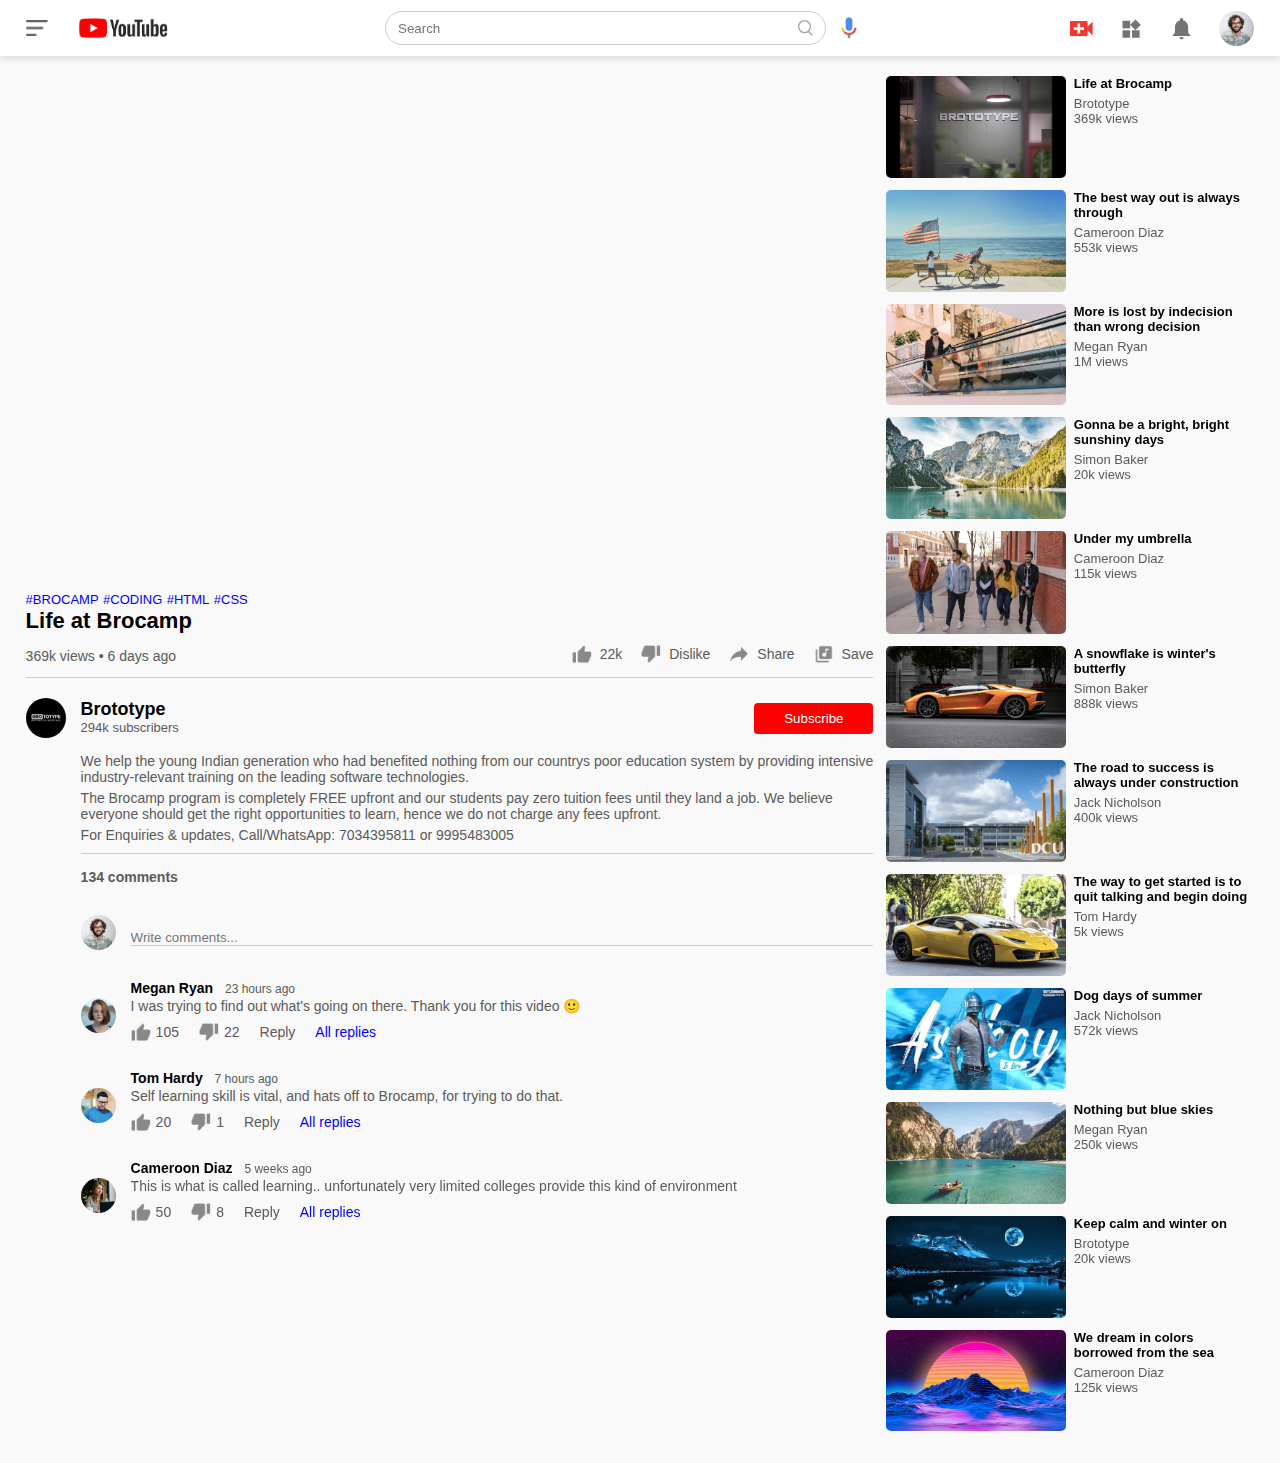
<file: brototype.html>
<!DOCTYPE html>
<html lang="en">
<head>
    <meta charset="UTF-8">
    <meta http-equiv="X-UA-Compatible" content="IE=edge">
    <meta name="viewport" content="width=device-width, initial-scale=1.0">
    <title>Life of students at Brocamp</title>
    <link rel="icon" type="image/png" href="images/favicon.png">
    <link rel="stylesheet" href="style.css">
</head>
<body>

    <!----------------------------NAVBAR------------------------------>
    <nav class="flex-div">
        <div class="nav-left flex-div">
           <img class="menu" src="images/menu.png" alt="">
           <img class = "logo" src="images/logo.png" alt="">
        </div>
        <div class="nav-middle flex-div">
            <div class="search-box flex-div">
                <input type="text" placeholder="Search">
                <img src="images/search.png">
            </div>
            <img src="images/voice-search.png" class="mic-icon">
        </div>
        <div class="nav-right flex-div">
            <img src="images/upload.png" alt="">
            <img src="images/more.png" alt="">
            <img src="images/notification.png" alt="">
            <img class="user-icon" src="images/Jack.png" alt="">
        </div>
    </nav>

    <!------------------------------MAIN----------------------------->

    <div class="container play-container">
        <div class="row">
            <div class="play-video">
                
                    <iframe width="560" height="510" src="https://www.youtube.com/embed/A7yrpejh7Fs" title="YouTube video player" frameborder="0" allow="accelerometer; autoplay; clipboard-write; encrypted-media; gyroscope; picture-in-picture; web-share" allowfullscreen></iframe>

                    <div class="tags">
                        <a href="">#BROCAMP</a>
                        <a href="">#CODING</a>
                        <a href="">#HTML</a>
                        <a href="">#CSS</a>
                    </div>

                    <h3>Life at Brocamp</h3>

                    <div class="play-video-info">
                        <p>369k views &bull; 6 days ago</p>
                        <div>
                        <a href=""><img src="images/like.png">22k</a>
                        <a href=""><img src="images/dislike.png">Dislike</a>
                        <a href=""><img src="images/share.png">Share</a>
                        <a href=""><img src="images/save.png">Save</a>
                        </div>
                        
                    </div>
                    <hr>

                    <div class="publisher">
                        <img src="images/brototype.jpg">
                        <div>
                            <p>Brototype</p>
                            <span>294k subscribers</span>
                        </div>
                        <button type="button">Subscribe</button>
                    </div>

                    <div class="vid-description">
                        <p>We help the young Indian generation who had benefited nothing from our countrys poor education system by providing intensive industry-relevant training on the leading software technologies.</p>

                        <p>The Brocamp program is completely FREE upfront and our students pay zero tuition fees until they land a job. We believe everyone should get the right opportunities to learn, hence we do not charge any fees upfront.</p>

                        <p>For Enquiries & updates, 
                            Call/WhatsApp: 7034395811 or 9995483005</p>
                            <hr>

                        <h4>134 comments</h4>

                        <div class="add-comment">
                            <img src="images/Jack.png">
                            <input type="text" placeholder="Write comments...">
                        </div>

                        <div class="old-comment">
                            <img src="images/megan.png">
                            <div>
                                <h3>Megan Ryan <span>23 hours ago</span></h3>
                                <p>I was trying to find out what's going on there. Thank you for this video 🙂</p>

                                <div class="comment-action">
                                    <img src="images/like.png">
                                    <span>105</span>
                                    <img src="images/dislike.png">
                                    <span>22</span>
                                    <span>Reply</span>
                                    <a href="">All replies</a>
                                </div>
                            </div>
                        </div>

                        <div class="old-comment">
                            <img src="images/tom.png">
                            <div>
                                <h3>Tom Hardy <span>7 hours ago</span></h3>
                                <p>Self learning skill is vital, and hats off to Brocamp, for trying to do that.</p>

                                <div class="comment-action">
                                    <img src="images/like.png">
                                    <span>20</span>
                                    <img src="images/dislike.png">
                                    <span>1</span>
                                    <span>Reply</span>
                                    <a href="">All replies</a>
                                </div>
                            </div>
                        </div>

                        <div class="old-comment">
                            <img src="images/cameron.png">
                            <div>
                                <h3>Cameroon Diaz <span>5 weeks ago</span></h3>
                                <p>This is what is called learning.. unfortunately very limited colleges provide this kind of environment</p>

                                <div class="comment-action">
                                    <img src="images/like.png">
                                    <span>50</span>
                                    <img src="images/dislike.png">
                                    <span>8</span>
                                    <span>Reply</span>
                                    <a href="">All replies</a>
                                </div>
                            </div>
                        </div>
                    </div>
                    


                
            </div>

            <!---------------------RIGHT SIDEBAR------------------------>
            <div class="right-sidebar">

                <div class="side-video-list">
                    <a href="" class="small-thumbnail"><img src="images/thumbnail1.jpg"></a>
                    <div class="vid-info">
                        <a href="">Life at Brocamp</a>
                        <p>Brototype</p>
                        <p>369k views</p>
                    </div>
                </div>

                <div class="side-video-list">
                    <a href="" class="small-thumbnail"><img src="images/thumbnail2.png"></a>
                    <div class="vid-info">
                        <a href="">The best way out is always through</a>
                        <p>Cameroon Diaz</p>
                        <p>553k views</p>
                    </div>
                </div>

                <div class="side-video-list">
                    <a href="" class="small-thumbnail"><img src="images/thumbnail3.png"></a>
                    <div class="vid-info">
                        <a href="">More is lost by indecision than wrong decision</a>
                        <p>Megan Ryan</p>
                        <p>1M views</p>
                    </div>
                </div>

                <div class="side-video-list">
                    <a href="" class="small-thumbnail"><img src="images/thumbnail4.png"></a>
                    <div class="vid-info">
                        <a href="">Gonna be a bright, bright sunshiny days</a>
                        <p>Simon Baker</p>
                        <p>20k views</p>
                    </div>
                </div>

                <div class="side-video-list">
                    <a href="" class="small-thumbnail"><img src="images/thumbnail5.png"></a>
                    <div class="vid-info">
                        <a href="">Under my umbrella</a>
                        <p>Cameroon Diaz</p>
                        <p>115k views</p>
                    </div>
                </div>

                <div class="side-video-list">
                    <a href="" class="small-thumbnail"><img src="images/thumbnail6.png"></a>
                    <div class="vid-info">
                        <a href="">A snowflake is winter's butterfly </a>
                        <p>Simon Baker</p>
                        <p>888k views</p>
                    </div>
                </div>

                <div class="side-video-list">
                    <a href="" class="small-thumbnail"><img src="images/thumbnail7.png"></a>
                    <div class="vid-info">
                        <a href="">The road to success is always under construction</a>
                        <p>Jack Nicholson</p>
                        <p>400k views</p>
                    </div>
                </div>

                <div class="side-video-list">
                    <a href="" class="small-thumbnail"><img src="images/thumbnail8.png"></a>
                    <div class="vid-info">
                        <a href="">The way to get started is to quit talking and begin doing</a>
                        <p>Tom Hardy</p>
                        <p>5k views</p>
                    </div>
                </div>

                <div class="side-video-list">
                    <a href="" class="small-thumbnail"><img src="images/thumbnail9.jpg"></a>
                    <div class="vid-info">
                        <a href="">Dog days of summer</a>
                        <p>Jack Nicholson</p>
                        <p>572k views</p>
                    </div>
                </div>

                <div class="side-video-list">
                    <a href="" class="small-thumbnail"><img src="images/thumbnail10.png"></a>
                    <div class="vid-info">
                        <a href="">Nothing but blue skies</a>
                        <p>Megan Ryan</p>
                        <p>250k views</p>
                    </div>
                </div>

                <div class="side-video-list">
                    <a href="" class="small-thumbnail"><img src="images/thumbnail11.jpg"></a>
                    <div class="vid-info">
                        <a href="">Keep calm and winter on</a>
                        <p>Brototype</p>
                        <p>20k views</p>
                    </div>
                </div>

                <div class="side-video-list">
                    <a href="" class="small-thumbnail"><img src="images/thumbnail12.jpg"></a>
                    <div class="vid-info">
                        <a href="">We dream in colors borrowed from the sea</a>
                        <p>Cameroon Diaz</p>
                        <p>125k views</p>
                    </div>
                </div>

            </div>
        </div>

    </div>
    
</body>
</html>
</file>
<file: style.css>
*{
    padding: 0;
    margin: 0;
    font-family: 'poppins', sans-serif;
    box-sizing: border-box;
}

a{
    text-decoration: none;
    color: #5a5a5a;
}

img{
    cursor: pointer;
}

.flex-div{
    display: flex;
    align-items: center;
}


/*------------------------------NAVBAR---------------------------------*/
nav{
    padding: 10px 2%;
    justify-content: space-between;
    box-shadow: 0 0 10px rgba(0, 0, 0, 0.2);
    background: #fff;
    position: sticky;
    top: 0;
    z-index: 10; 
}

.nav-right img {

width: 25px;
margin-right: 25px;
}

.nav-right .user-icon{
    width: 35px;
    border-radius: 50%;
    margin-right: 0;
}

.nav-left .menu{
    width: 22px;
    margin-right: 25px;
}

.nav-left .logo{
    width: 100px;
}

.nav-middle .mic-icon{
    width: 16px;
    
    
}

.nav-middle .search-box{
    border: 1px solid #ccc;
    margin-right: 15px;
    padding: 8px 12px;
    border-radius: 25px;
}

.nav-middle .search-box input{
    width: 400px;
    border: 0;
    outline: 0;
    background: transparent;
}

.nav-middle .search-box img{
    width: 15px;
}



/*-------------------------------SIDEBAR----------------------------*/

.side-bar{
    background: #fff;
    width: 15%;
    height: 100vh;
    position: fixed;
    top: 0;
    padding-left: 2%;
    padding-top: 80px;
}

.shortcut-links a img{
    width: 20px;
    margin-right: 20px;
}

.shortcut-links a{
    display: flex;
    align-items: center;
    margin-bottom: 20px;
    width: fit-content;
    flex-wrap: wrap;
}

.shortcut-links a:first-child{
    color: #ed3833;
}

.side-bar hr{
    border: 0;
    height: 1px;
    background-color: #ccc;
    width: 85%;
}

.subscribed-list h3{
    font-size: 13px;
    margin: 20px 0;
    color: #5a5a5a;
}

.subscribed-list a{
    display: flex;
    align-items: center;
    margin-bottom: 20px;
    width: fit-content;
    flex-wrap: wrap;
}
.subscribed-list a img{
    width: 25px;
    border-radius: 50%;
    margin-right: 20px;
}

/*--------------------------------MAIN-------------------------------*/

.container{
    background: #f9f9f9;
    padding-left: 17%;
    padding-right: 2%;
    padding-top: 20px;
    padding-bottom: 20px;
}

.banner{
    width: 100%;
}

.banner img{
    width: 100%;
    border-radius: 8px;
}

.list-container{
    display: grid;
    grid-template-columns: repeat(auto-fit, minmax(250px, 1fr));
    grid-column-gap: 16px;
    grid-row-gap: 30px;
    margin-top: 15px;
}

.vid-list .thumbnail{
    width: 100%;
    border-radius: 5px;
}

.vid-list .flex-div{
    align-items: flex-start;
    margin-top: 7px;
}

.vid-list .flex-div img{
    width: 35px;
    margin-right: 10px;
    border-radius: 50%;
}

.vid-info{
    color: #5a5a5a;
    font-size: 13px;
}

.vid-info a{
    color: #000;
    font-weight: 600;
    display: block;
    margin-bottom: 5px;
}
.shortcut-links:hover{
    color: #ed3833;
    
}



/*-------------------------PLAY VIDEO PAGE----------------------*/

.play-container{
    padding-left: 2%;
}

.row{
    display: flex;
    justify-content: space-between;
    flex-wrap: wrap;
}

.play-video{
    flex-basis: 69%;
}

.right-sidebar{
    flex-basis: 30%;
}

.play-video iframe{
    width: 100%;
}

.side-video-list{
    display: flex;
    
    justify-content: space-between;
    margin-bottom: 8px;
}

.side-video-list img{
    width: 100%;
}

.side-video-list .small-thumbnail{
    flex-basis: 49%;
}

.side-video-list .small-thumbnail img{
    border-radius: 5px;
}

.side-video-list .vid-info{
    flex-basis: 49%;
}

.play-video .tags a{
    color: #0000ff;
    font-size: 13px;
}

.play-video h3{
    font-weight: 600;
    font-size: 22px;
}

.play-video .play-video-info{
    display: flex;
    align-items: center;
    justify-content: space-between;
    flex-wrap: wrap;
    margin-top: 10px;
    font-size: 14px;
    color: #5a5a5a;

}

.play-video .play-video-info a img{
    width: 20px;
    margin-right: 8px;
}

.play-video .play-video-info a{
    display: inline-flex;
    align-items: center;
    margin-left: 15px;
}

.play-video hr{
    border: 0;
    height: 1px;
    background: #ccc;
    margin: 10px 0;
}

.publisher{
    display: flex;
    align-items: center;
    margin-top: 20px;
}

.publisher div{
    flex: 1;
    line-height: 18px;
}

.publisher img{
    width: 40px;
    border-radius: 50%;
    margin-right: 15px;
}

.publisher div p{
    color: #000;
    font-weight: 600;
    font-size: 18px;
}

.publisher div span{
    font-size: 13px;
    color: #5a5a5a;
}

.publisher button{
    background: red;
    color: #fff;
    padding: 8px 30px;
    border: 0;
    outline: 0;
    border-radius: 4px;
    cursor: pointer;
}

.vid-description{
    padding-left: 55px;
    margin: 15px 0 ;
}

.vid-description p{
    font-size: 14px;
    margin-bottom: 5px;
    color: #5a5a5a;
}

.vid-description h4{
    font-size: 14px;
    color: #5a5a5a;
    margin-top: 15px;
}

.add-comment{
    display: flex;
    align-items: center;
    margin: 30px 0;
}

.add-comment img{
    width: 35px;
    border-radius: 50%;
    margin-right: 15px;
}

.add-comment input{
    border: 0;
    outline: 0;
    border-bottom: 1px solid #ccc;
    width: 100%;
    padding-top: 10px;
    background: transparent;
}

.old-comment{
    display: flex;
    align-items: center;
    margin: 20px 0;
}

.old-comment img{
    width: 35px;
    border-radius: 50%;
    margin-right: 15px;
}

.old-comment h3{
    font-size: 14px;
    margin-bottom: 2px;
}

.old-comment h3 span{
    font-size: 12px;
    color: #5a5a5a;
    font-weight: 500;
    margin-left: 8px;
}

.old-comment .comment-action{
    display: flex;
    align-items: center;
    margin: 8px 0;
    font-size: 14px;
}

.old-comment .comment-action img{
    border-radius: 0;
    width: 20px;
    margin-right: 5px;
}

.old-comment .comment-action span{
    margin-right: 20px;
    color: #5a5a5a;
}

.old-comment .comment-action a{
    color: #0000ff;
}
</file>
